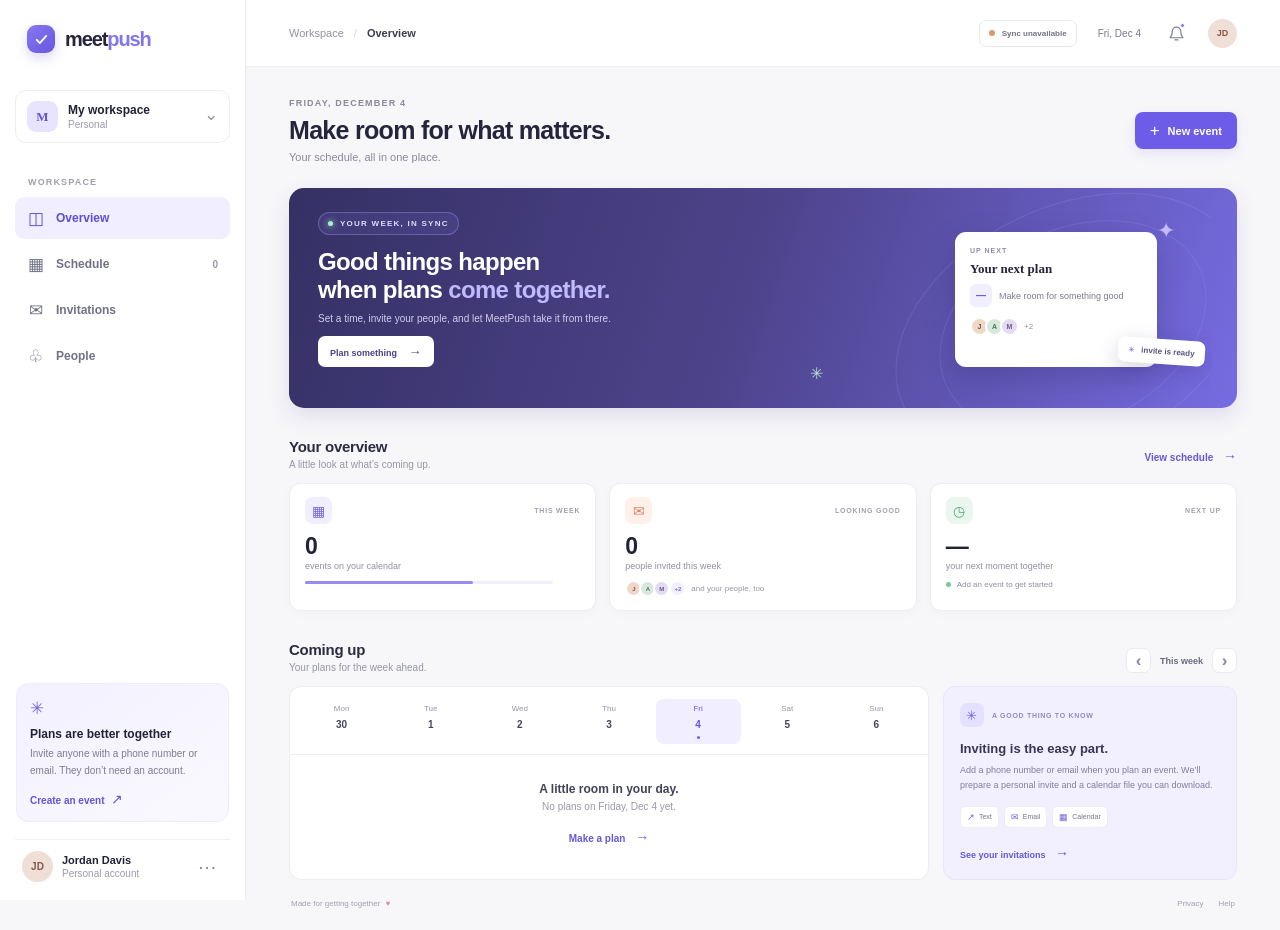
<file: index.html>
<!doctype html>
<html lang="en">
  <head>
    <meta charset="UTF-8" />
    <meta name="viewport" content="width=device-width, initial-scale=1.0" />
    <meta name="theme-color" content="#f7f7fb" />
    <meta name="description" content="Plan meetings and send calendar invitations by text or email." />
    <title>MeetPush — make plans happen</title>
    <link rel="stylesheet" href="styles.css" />
    <script src="config.js" defer></script>
    <script src="app.js" defer></script>
  </head>
  <body>
    <div class="app-shell">
      <aside class="sidebar" aria-label="Main navigation">
        <a class="brand" href="#overview" aria-label="MeetPush home">
          <span class="brand-mark" aria-hidden="true"><svg viewBox="0 0 32 32"><path d="M8 16.5 13.1 22 24 10" /></svg></span>
          <span>meet<span class="brand-light">push</span></span>
        </a>

        <div class="workspace-switcher">
          <span class="workspace-avatar">M</span>
          <span class="workspace-copy"><strong>My workspace</strong><small>Personal</small></span>
          <span class="chevron" aria-hidden="true">⌄</span>
        </div>

        <div class="nav-label">WORKSPACE</div>
        <nav class="nav-list">
          <button class="nav-item active" data-view="overview"><span class="nav-icon">◫</span>Overview</button>
          <button class="nav-item" data-view="schedule"><span class="nav-icon">▦</span>Schedule<span class="nav-count" id="schedule-count">0</span></button>
          <button class="nav-item" data-view="invitations"><span class="nav-icon">✉</span>Invitations</button>
          <button class="nav-item" data-view="people"><span class="nav-icon">♧</span>People</button>
        </nav>

        <div class="sidebar-bottom">
          <div class="tip-card">
            <span class="tip-sparkle">✳</span>
            <strong>Plans are better together</strong>
            <p>Invite anyone with a phone number or email. They don’t need an account.</p>
            <button class="tip-link" data-action="new-event">Create an event <span>↗</span></button>
          </div>
          <div class="profile-row">
            <span class="profile-avatar">JD</span>
            <span><strong>Jordan Davis</strong><small>Personal account</small></span>
            <button class="icon-button more-button" aria-label="Account menu">···</button>
          </div>
        </div>
      </aside>

      <main class="main-content">
        <header class="topbar">
          <div class="breadcrumb"><span>Workspace</span><span class="breadcrumb-slash">/</span><strong id="breadcrumb-current">Overview</strong></div>
          <div class="topbar-actions">
            <button class="sync-button" id="sync-button" data-action="auth-modal"><span class="sync-indicator"></span><span id="sync-label">Local mode · Sign in</span></button>
            <span class="today-label" id="today-label"></span>
            <button class="icon-button notification-button" aria-label="Notifications"><svg viewBox="0 0 24 24"><path d="M18 9a6 6 0 0 0-12 0c0 7-3 7-3 9h18c0-2-3-2-3-9M10 21h4"/></svg><i></i></button>
            <button class="avatar-mini" aria-label="Jordan Davis profile">JD</button>
          </div>
        </header>

        <div class="page-wrap">
          <section class="view-panel active" id="view-overview" aria-labelledby="page-heading">
            <div class="page-heading-row">
              <div><p class="eyebrow" id="greeting">MONDAY, OCTOBER 5</p><h1 id="page-heading">Make room for what matters.</h1><p class="page-subtitle">Your schedule, all in one place.</p></div>
              <button class="primary-button" data-action="new-event"><span class="plus">+</span> New event</button>
            </div>

            <section class="welcome-banner">
              <div class="welcome-copy"><div class="welcome-pill"><span class="live-dot"></span> YOUR WEEK, IN SYNC</div><h2>Good things happen<br />when plans <em>come together.</em></h2><p>Set a time, invite your people, and let MeetPush take it from there.</p><button class="banner-button" data-action="new-event">Plan something <span>→</span></button></div>
              <div class="banner-art" aria-hidden="true"><div class="art-orbit orbit-one"></div><div class="art-orbit orbit-two"></div><div class="art-card art-card-main"><span class="art-card-kicker">UP NEXT</span><span class="art-card-title" id="art-card-title">Your next plan</span><span class="art-card-time"><span class="art-calendar" id="art-date">—</span><span id="art-when">Make room for something good</span></span><span class="art-avatars"><b>J</b><b>A</b><b>M</b><small>+2</small></span></div><div class="art-note"><span>✳</span> invite is ready</div><div class="art-confetti confetti-a">✦</div><div class="art-confetti confetti-b">✳</div></div>
            </section>

            <div class="section-heading stats-heading"><div><h2>Your overview</h2><p>A little look at what’s coming up.</p></div><button class="text-button" data-view-link="schedule">View schedule <span>→</span></button></div>
            <div class="stats-grid">
              <article class="stat-card"><div class="stat-top"><span class="stat-icon violet">▦</span><span class="stat-trend">THIS WEEK</span></div><strong id="stat-events">0</strong><span class="stat-caption">events on your calendar</span><div class="stat-mini-bar"><i style="width:68%"></i></div></article>
              <article class="stat-card"><div class="stat-top"><span class="stat-icon peach">✉</span><span class="stat-trend">LOOKING GOOD</span></div><strong id="stat-invites">0</strong><span class="stat-caption">people invited this week</span><div class="mini-people"><b>J</b><b>A</b><b>M</b><b>+2</b><small>and your people, too</small></div></article>
              <article class="stat-card"><div class="stat-top"><span class="stat-icon mint">◷</span><span class="stat-trend">NEXT UP</span></div><strong id="stat-next">—</strong><span class="stat-caption" id="stat-next-caption">your next moment together</span><div class="stat-date-line"><span class="date-line-dot"></span><span id="stat-next-date">Add an event to get started</span></div></article>
            </div>

            <div class="section-heading agenda-heading"><div><h2>Coming up</h2><p id="agenda-caption">Your plans for the week ahead.</p></div><div class="week-controls"><button class="round-button" data-week="prev" aria-label="Previous week">‹</button><span id="week-label">This week</span><button class="round-button" data-week="next" aria-label="Next week">›</button></div></div>
            <div class="agenda-layout">
              <div class="agenda-main"><div class="week-strip" id="week-strip"></div><div class="agenda-list" id="agenda-list"></div></div>
              <aside class="side-panel">
                <div class="side-panel-top"><span class="side-panel-icon">✳</span><span class="side-panel-kicker">A GOOD THING TO KNOW</span></div><h3>Inviting is the easy part.</h3><p>Add a phone number or email when you plan an event. We’ll prepare a personal invite and a calendar file you can download.</p><div class="channel-pills"><span><b>↗</b> Text</span><span><b>✉</b> Email</span><span><b>▦</b> Calendar</span></div><button class="side-panel-link" data-view-link="invitations">See your invitations <span>→</span></button>
              </aside>
            </div>
            <footer class="app-footer"><span>Made for getting together <span class="footer-heart">♥</span></span><span><a href="privacy.html">Privacy</a><a href="https://github.com/Moses004/MeetPush/issues">Help</a></span></footer>
          </section>

          <section class="view-panel" id="view-schedule" aria-labelledby="schedule-heading">
            <div class="page-heading-row"><div><p class="eyebrow">MAKE TIME FOR GOOD THINGS</p><h1 id="schedule-heading">Your schedule</h1><p class="page-subtitle">Everything you’ve got coming up.</p></div><button class="primary-button" data-action="new-event"><span class="plus">+</span> New event</button></div>
            <div class="schedule-toolbar"><div class="week-controls"><button class="round-button" data-week="prev" aria-label="Previous week">‹</button><span id="schedule-week-label">This week</span><button class="round-button" data-week="next" aria-label="Next week">›</button></div><button class="subtle-button" data-week="today">Today</button></div>
            <div class="schedule-list" id="schedule-list"></div>
          </section>

          <section class="view-panel" id="view-invitations" aria-labelledby="invitations-heading">
            <div class="page-heading-row"><div><p class="eyebrow">THE MORE THE MERRIER</p><h1 id="invitations-heading">Invitations</h1><p class="page-subtitle">Every invite you’ve prepared, all together.</p></div><button class="primary-button" data-action="new-event"><span class="plus">+</span> New event</button></div>
            <div class="info-callout"><span>✳</span><p>When a delivery provider is configured, send from MeetPush. Until then, your text or email app opens with the invitation ready for you to send.</p></div>
            <div class="invitation-list" id="invitation-list"></div>
          </section>

          <section class="view-panel" id="view-people" aria-labelledby="people-heading">
            <div class="page-heading-row"><div><p class="eyebrow">YOUR FAVORITE PEOPLE</p><h1 id="people-heading">People</h1><p class="page-subtitle">Guests you’ve invited to get together.</p></div><button class="primary-button" data-action="add-person"><span class="plus">+</span> Add a person</button></div>
            <div class="people-toolbar"><div class="search-wrap"><span>⌕</span><input id="people-search" type="search" placeholder="Find someone" aria-label="Search people" /></div><span class="people-count" id="people-count"></span></div>
            <div class="people-grid" id="people-grid"></div>
          </section>
        </div>
      </main>
    </div>

    <div class="modal-backdrop" id="auth-modal" aria-hidden="true">
      <section class="modal-card auth-modal-card" role="dialog" aria-modal="true" aria-labelledby="auth-title">
        <header class="modal-header"><div><p class="eyebrow">YOUR SCHEDULE, IN SYNC</p><h2 id="auth-title">Sign in to MeetPush</h2><p id="auth-description">Save your events securely and access them on your other devices.</p></div><button class="icon-button modal-close" data-action="close-modal" aria-label="Close">×</button></header>
        <form id="auth-form">
          <label class="field-label" for="auth-email">Email address</label><input class="text-input" type="email" id="auth-email" autocomplete="email" required placeholder="you@example.com" />
          <label class="field-label" for="auth-password" id="auth-password-label">Password</label><input class="text-input" type="password" id="auth-password" autocomplete="current-password" minlength="8" required placeholder="At least 8 characters" />
          <label class="field-label hidden" for="auth-password-confirm" id="auth-confirm-label">Confirm password</label><input class="text-input hidden" type="password" id="auth-password-confirm" autocomplete="new-password" minlength="8" placeholder="Enter your password again" />
          <button type="button" class="auth-text-button" id="auth-reset-link">Forgot password?</button>
          <div class="form-error" id="auth-error" role="alert"></div>
          <p class="auth-status" id="auth-status" role="status" aria-live="polite"></p>
          <p class="field-hint" id="auth-hint">Use your email and password to keep your schedule in sync on every device.</p>
          <div class="auth-switch-row" id="auth-switch-row"><span>New to MeetPush?</span><button type="button" class="auth-text-button" id="auth-mode-switch" data-next-mode="signup">Create an account</button></div>
          <div class="modal-footer auth-actions"><button type="submit" class="primary-button" id="auth-submit">Sign in</button><button type="button" class="subtle-button hidden" id="auth-signout" data-action="signout">Sign out</button></div>
        </form>
      </section>
    </div>

    <div class="modal-backdrop" id="event-modal" aria-hidden="true">
      <section class="modal-card" role="dialog" aria-modal="true" aria-labelledby="modal-title">
        <header class="modal-header"><div><p class="eyebrow">MAKE A PLAN</p><h2 id="modal-title">Create an event</h2><p>Put it on the calendar and bring your people along.</p></div><button class="icon-button modal-close" data-action="close-modal" aria-label="Close">×</button></header>
        <form id="event-form">
          <label class="field-label" for="event-title">What are we getting together for?</label><input class="text-input" id="event-title" name="title" placeholder="e.g. Team catch-up" required maxlength="90" />
          <div class="form-row"><div><label class="field-label" for="event-date">Date</label><input class="text-input" type="date" id="event-date" name="date" required /></div><div><label class="field-label" for="event-time">Start time</label><input class="text-input" type="time" id="event-time" name="time" required /></div></div>
          <div class="form-row"><div><label class="field-label" for="event-duration">How long?</label><select class="text-input" id="event-duration" name="duration"><option value="30">30 minutes</option><option value="45">45 minutes</option><option value="60" selected>1 hour</option><option value="90">1 hour 30 minutes</option><option value="120">2 hours</option></select></div><div><label class="field-label" for="event-kind">What kind?</label><select class="text-input" id="event-kind" name="kind"><option value="Meeting">Meeting</option><option value="Appointment">Appointment</option><option value="Event">Event</option><option value="Coffee">Coffee</option></select></div></div>
          <label class="field-label" for="event-location">Where? <span class="optional">OPTIONAL</span></label><input class="text-input" id="event-location" name="location" placeholder="Add a place or video link" maxlength="160" />
          <label class="field-label invite-label" for="event-guests">Who should be there? <span class="optional">PHONE OR EMAIL</span></label><textarea class="text-input guest-input" id="event-guests" name="guests" placeholder="Add a phone number or email address, separated by commas" rows="3"></textarea><p class="field-hint">Invite people who expect to hear from you. Review and send each invitation by text or email.</p>
          <div class="form-error" id="form-error" role="alert"></div>
          <div class="modal-footer"><button type="button" class="subtle-button" data-action="close-modal">Cancel</button><button type="submit" class="primary-button"><span class="plus">+</span> Create &amp; invite</button></div>
        </form>
      </section>
    </div>

    <div class="modal-backdrop" id="person-modal" aria-hidden="true">
      <section class="modal-card person-modal-card" role="dialog" aria-modal="true" aria-labelledby="person-modal-title">
        <header class="modal-header"><div><p class="eyebrow">GROW YOUR CIRCLE</p><h2 id="person-modal-title">Add a person</h2><p>Keep their details handy for your next plan.</p></div><button class="icon-button modal-close" data-action="close-modal" aria-label="Close">×</button></header>
        <form id="person-form"><label class="field-label" for="person-name">Name</label><input class="text-input" id="person-name" name="name" placeholder="Alex Morgan" required maxlength="80" /><label class="field-label" for="person-contact">Phone number or email</label><input class="text-input" id="person-contact" name="contact" placeholder="alex@example.com or +1 555 010 1234" required /><div class="form-error" id="person-error" role="alert"></div><div class="modal-footer"><button type="button" class="subtle-button" data-action="close-modal">Cancel</button><button type="submit" class="primary-button">Add person</button></div></form>
      </section>
    </div>

    <div class="toast" id="toast" role="status" aria-live="polite"></div>
  </body>
</html>
</file>
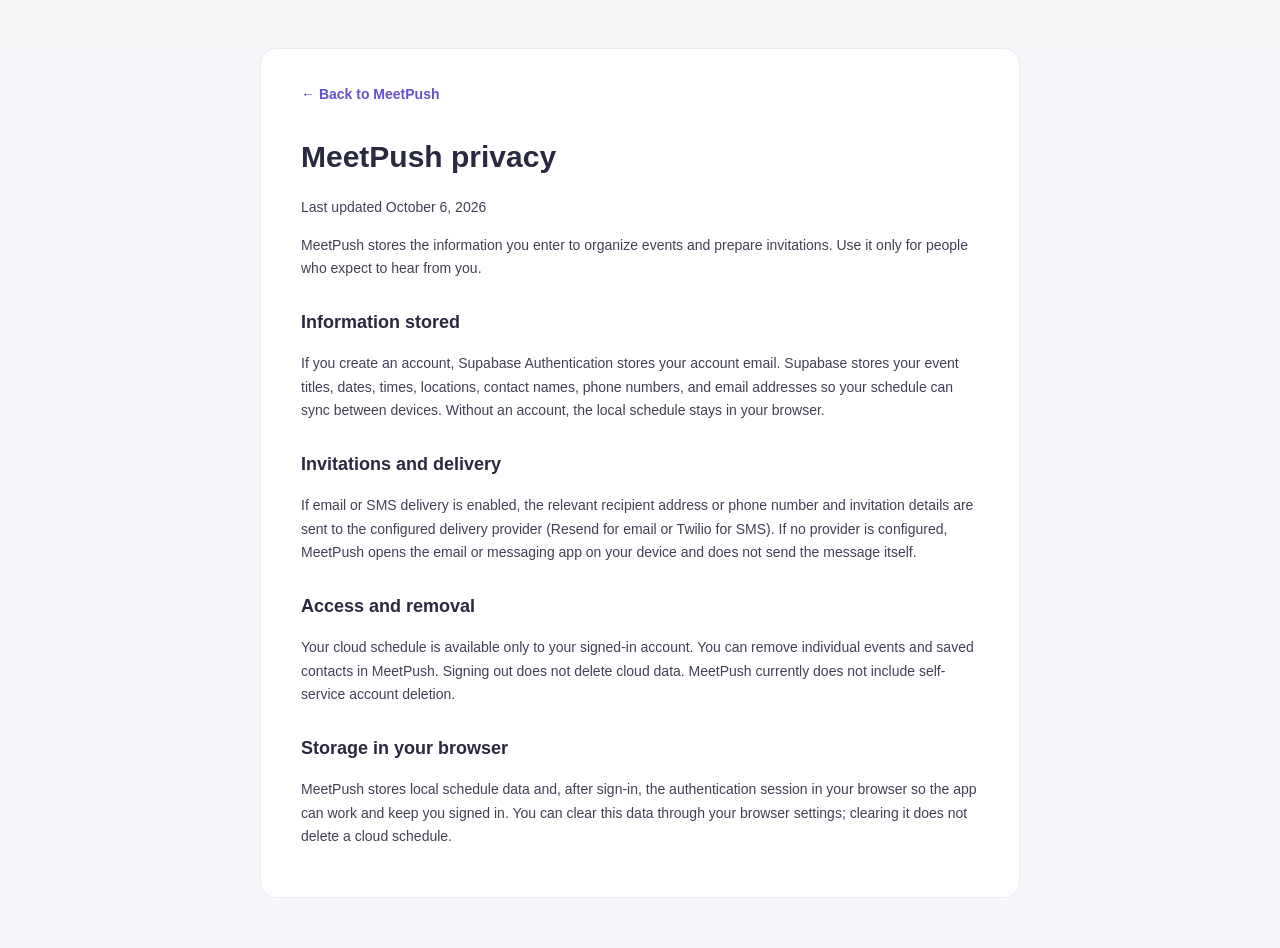
<file: privacy.html>
<!doctype html>
<html lang="en">
  <head>
    <meta charset="UTF-8" />
    <meta name="viewport" content="width=device-width, initial-scale=1.0" />
    <meta name="theme-color" content="#f7f7fb" />
    <title>Privacy · MeetPush</title>
    <link rel="stylesheet" href="styles.css" />
    <style>
      body{min-height:100vh;background:#f7f7fb;color:#414156;font:14px/1.7 Arial,sans-serif}.privacy-page{width:min(760px,calc(100% - 36px));margin:48px auto;background:#fff;border:1px solid #ececf1;border-radius:16px;padding:34px 40px}.privacy-page h1,.privacy-page h2{font-family:Arial,sans-serif;color:#29293f}.privacy-page h1{font-size:30px;margin:0 0 8px}.privacy-page h2{font-size:18px;margin:26px 0 7px}.privacy-page p,.privacy-page li{font-size:14px}.privacy-page .back{display:inline-block;margin-bottom:24px;color:#6253d2;text-decoration:none;font-weight:700}@media(max-width:600px){.privacy-page{margin:18px auto;padding:24px 20px}.privacy-page h1{font-size:25px}}
    </style>
  </head>
  <body>
    <main class="privacy-page">
      <a class="back" href="index.html">← Back to MeetPush</a>
      <h1>MeetPush privacy</h1>
      <p>Last updated October 6, 2026</p>
      <p>MeetPush stores the information you enter to organize events and prepare invitations. Use it only for people who expect to hear from you.</p>
      <h2>Information stored</h2>
      <p>If you create an account, Supabase Authentication stores your account email. Supabase stores your event titles, dates, times, locations, contact names, phone numbers, and email addresses so your schedule can sync between devices. Without an account, the local schedule stays in your browser.</p>
      <h2>Invitations and delivery</h2>
      <p>If email or SMS delivery is enabled, the relevant recipient address or phone number and invitation details are sent to the configured delivery provider (Resend for email or Twilio for SMS). If no provider is configured, MeetPush opens the email or messaging app on your device and does not send the message itself.</p>
      <h2>Access and removal</h2>
      <p>Your cloud schedule is available only to your signed-in account. You can remove individual events and saved contacts in MeetPush. Signing out does not delete cloud data. MeetPush currently does not include self-service account deletion.</p>
      <h2>Storage in your browser</h2>
      <p>MeetPush stores local schedule data and, after sign-in, the authentication session in your browser so the app can work and keep you signed in. You can clear this data through your browser settings; clearing it does not delete a cloud schedule.</p>
    </main>
  </body>
</html>
</file>
<file: styles.css>
:root{font-family:Inter,"Segoe UI",Arial,sans-serif;color:#212238;background:#f7f7fa;font-synthesis:none;text-rendering:optimizeLegibility;--ink:#222239;--muted:#85869a;--line:#ebebf0;--purple:#6d5ce8;--purple-dark:#5745d2;--purple-pale:#f1efff;--sidebar:#fff;--surface:#fff;--green:#4d9f79}
*{box-sizing:border-box}
body{margin:0;min-width:320px;background:#f7f7fa}
button,input,select,textarea{font:inherit}
button{cursor:pointer}
button:focus-visible,a:focus-visible,input:focus-visible,select:focus-visible,textarea:focus-visible{outline:3px solid #c4bcff;outline-offset:2px}
a{color:inherit;text-decoration:none}
.app-shell{min-height:100vh}
.sidebar{width:246px;background:var(--sidebar);border-right:1px solid #ececf1;position:fixed;inset:0 auto 0 0;display:flex;flex-direction:column;padding:25px 15px 15px;z-index:5}
.brand{display:flex;align-items:center;gap:10px;padding:0 12px;margin-bottom:37px;color:#26243a;font:800 20px Manrope,sans-serif;letter-spacing:-1.1px}
.brand-light{color:#8276eb;font-weight:600}
.brand-mark{width:28px;height:28px;border-radius:9px;background:linear-gradient(140deg,#8878f2,#6956df);display:grid;place-items:center;box-shadow:0 5px 12px #7769e940}
.brand-mark svg{width:19px;fill:none;stroke:#fff;stroke-width:3;stroke-linecap:round;stroke-linejoin:round}
.workspace-switcher{display:flex;align-items:center;gap:10px;padding:10px 11px;margin:0 0 34px;border:1px solid #eeeef2;border-radius:11px;background:#fff}
.workspace-avatar{width:31px;height:31px;display:grid;place-items:center;background:#e8e4ff;color:#6352db;font:700 13px Manrope;border-radius:9px}
.workspace-copy{display:flex;flex-direction:column;gap:2px;min-width:0;flex:1}.workspace-copy strong{font-size:12px;font-weight:700}.workspace-copy small,.profile-row small{font-size:10px;color:#9b9bab}.chevron{color:#9999ab;font-size:17px;margin-top:-5px}
.nav-label{padding:0 13px;margin:0 0 10px;color:#a0a0ae;font-size:9px;font-weight:700;letter-spacing:1.15px}
.nav-list{display:grid;gap:4px}.nav-item{position:relative;height:42px;border:0;border-radius:9px;text-align:left;padding:0 12px;background:transparent;color:#707184;font-size:12px;font-weight:600;display:flex;align-items:center;gap:12px;transition:.15s}.nav-item:hover{background:#f7f6ff;color:#5042bf}.nav-item.active{background:#f1efff;color:#5d4ed7;font-weight:700}.nav-icon{width:17px;text-align:center;font-size:17px;font-weight:400}.nav-count{font-size:10px;color:#9998a9;margin-left:auto}
.sidebar-bottom{margin-top:auto}.tip-card{border-radius:12px;padding:14px 13px 13px;background:linear-gradient(145deg,#f3f1ff 0%,#faf8ff 100%);border:1px solid #eeebff;margin:0 1px 17px}.tip-sparkle{color:#7566e5;font-size:17px}.tip-card strong{display:block;margin:8px 0 5px;font:700 12px Manrope,sans-serif}.tip-card p{margin:0;color:#7e7d91;font-size:10px;line-height:1.65}.tip-link{border:0;padding:0;background:none;color:#6453db;font-size:10px;font-weight:700;margin-top:12px}.tip-link span{font-size:14px;margin-left:4px}.profile-row{display:flex;align-items:center;gap:9px;padding:11px 7px 3px;border-top:1px solid #efeff3}.profile-avatar,.avatar-mini{width:31px;height:31px;border-radius:50%;display:grid;place-items:center;background:#f0dfd6;color:#835a49;font-size:10px;font-weight:700}.profile-row>span:nth-child(2){display:grid;gap:2px;flex:1}.profile-row strong{font-size:11px}.icon-button{border:0;background:transparent;color:#85869a;display:grid;place-items:center}.more-button{font-size:19px;letter-spacing:1px}
.main-content{margin-left:246px;min-height:100vh}.topbar{height:67px;border-bottom:1px solid #ececf1;background:#fff;display:flex;align-items:center;justify-content:space-between;padding:0 43px}.breadcrumb{font-size:11px;color:#9393a2;display:flex;gap:10px;align-items:center}.breadcrumb strong{color:#3c3c52;font-weight:600}.breadcrumb-slash{color:#d0d0d9}.topbar-actions{display:flex;align-items:center;gap:21px}.today-label{font-size:10px;color:#77788c}.notification-button{position:relative;width:25px;height:25px}.notification-button svg{width:17px;fill:none;stroke:#7f8092;stroke-width:1.7;stroke-linecap:round;stroke-linejoin:round}.notification-button i{position:absolute;right:2px;top:2px;width:5px;height:5px;border-radius:50%;background:#8b7bf1;border:1px solid #fff}.avatar-mini{border:0;width:29px;height:29px;font-size:9px}
.page-wrap{max-width:1270px;padding:31px 43px 22px;margin:0 auto}.view-panel{display:none;animation:fadein .18s ease}.view-panel.active{display:block}@keyframes fadein{from{opacity:.55;transform:translateY(3px)}to{opacity:1;transform:translateY(0)}}
.page-heading-row{display:flex;justify-content:space-between;align-items:center;gap:20px;margin-bottom:25px}.eyebrow{color:#89899b;font-size:9px;letter-spacing:1.2px;font-weight:700;margin:0 0 8px}.page-heading-row h1{font:700 25px Manrope,sans-serif;letter-spacing:-.7px;margin:0;color:#24243c}.page-subtitle{margin:6px 0 0;color:#89899b;font-size:11px}.primary-button{height:37px;padding:0 15px;border:0;border-radius:8px;background:#6d5ce8;color:white;display:inline-flex;align-items:center;justify-content:center;gap:8px;font-size:11px;font-weight:700;box-shadow:0 4px 11px #6d5ce825;transition:background .15s,transform .15s}.primary-button:hover{background:#5c4bd8;transform:translateY(-1px)}.plus{font-size:17px;line-height:0;font-weight:400}
.welcome-banner{height:220px;border-radius:15px;overflow:hidden;position:relative;color:white;background:linear-gradient(109deg,#353064 0%,#4d438b 48%,#766ce2 100%);display:flex;margin-bottom:30px;box-shadow:0 9px 22px #413a7620}.welcome-copy{position:relative;z-index:2;padding:24px 29px;width:60%}.welcome-pill{display:inline-flex;align-items:center;gap:7px;font-size:8px;font-weight:700;letter-spacing:1.25px;color:#dedbff;border:1px solid #b1a8ff50;background:#8b80ea20;padding:6px 9px;border-radius:20px}.live-dot{width:5px;height:5px;border-radius:50%;background:#a6f0ca;box-shadow:0 0 6px #9cf3c6}.welcome-copy h2{font:700 24px/1.18 Manrope,sans-serif;letter-spacing:-.65px;margin:13px 0 8px}.welcome-copy h2 em{font-style:normal;color:#c1baff}.welcome-copy p{font-size:10px;color:#d0cdec;margin:0 0 12px}.banner-button{border:0;background:#fff;color:#4b4288;border-radius:7px;padding:8px 12px;font-size:9px;font-weight:700}.banner-button span{font-size:13px;margin-left:9px}.banner-art{position:absolute;right:26px;top:0;width:46%;height:100%;overflow:hidden}.art-orbit{position:absolute;border:1px solid #b2a9ff2d;border-radius:50%;transform:rotate(-25deg)}.orbit-one{width:370px;height:245px;right:-45px;top:18px}.orbit-two{width:280px;height:196px;right:-2px;top:41px}.art-card{position:absolute;background:#fff;color:#25243c;border:1px solid #ffffffaa;box-shadow:0 12px 30px #29225c40}.art-card-main{width:202px;height:135px;top:44px;right:54px;border-radius:11px;padding:14px 14px}.art-card-kicker{display:block;color:#918ba9;font-size:7px;font-weight:700;letter-spacing:1px}.art-card-title{display:block;font:700 13px Manrope;margin:7px 0}.art-card-time{display:flex;align-items:center;gap:7px;font-size:9px;color:#7b7b8d}.art-calendar{display:grid;place-items:center;background:#f0eeff;color:#6658db;font-weight:700;width:22px;height:23px;border-radius:6px;font-size:10px}.art-avatars{display:flex;align-items:center;margin-top:10px}.art-avatars b,.mini-people b{width:19px;height:19px;border-radius:50%;display:grid;place-items:center;margin-right:-4px;border:2px solid white;color:#765242;background:#f0d8c8;font-size:7px}.art-avatars b:nth-child(2),.mini-people b:nth-child(2){background:#d8e8dd;color:#49745a}.art-avatars b:nth-child(3),.mini-people b:nth-child(3){background:#e3daf3;color:#6e5782}.art-avatars small{padding-left:9px;color:#9190a1;font-size:8px}.art-note{position:absolute;right:6px;top:151px;background:#ffffff;color:#58527d;border-radius:7px;padding:8px 10px;box-shadow:0 6px 20px #29225c30;font-size:8px;font-weight:700;transform:rotate(4deg)}.art-note span{color:#6d5ce8;margin-right:4px}.art-confetti{position:absolute;color:#c2bafa}.confetti-a{font-size:22px;top:30px;right:36px}.confetti-b{font-size:16px;bottom:25px;left:35px;color:#b3e2d0}
.section-heading{display:flex;justify-content:space-between;align-items:flex-end}.section-heading h2{font:700 15px Manrope,sans-serif;letter-spacing:-.25px;margin:0;color:#2b2b41}.section-heading p{font-size:10px;color:#9797a5;margin:4px 0 0}.text-button,.side-panel-link{border:0;background:transparent;color:#6658d9;font-size:10px;font-weight:700;padding:6px 0}.text-button span,.side-panel-link span{font-size:14px;margin-left:7px}.stats-heading{margin-bottom:13px}.stats-grid{display:grid;grid-template-columns:repeat(3,minmax(0,1fr));gap:13px;margin-bottom:30px}.stat-card{min-height:124px;padding:13px 15px;background:#fff;border:1px solid #ececf1;border-radius:11px;box-shadow:0 3px 12px #27223b06;position:relative;overflow:hidden}.stat-top{display:flex;justify-content:space-between;align-items:center}.stat-icon{width:27px;height:27px;border-radius:8px;display:grid;place-items:center;font-size:14px}.stat-icon.violet{background:#f0eeff;color:#7466e0}.stat-icon.peach{background:#fff0e9;color:#d68462}.stat-icon.mint{background:#eaf7ef;color:#59a17d}.stat-trend{font-size:7px;letter-spacing:.8px;color:#a0a0ae;font-weight:700}.stat-card>strong{display:block;font:700 23px Manrope,sans-serif;letter-spacing:-.5px;margin-top:9px}.stat-caption{font-size:9px;color:#9091a1;display:block;margin-top:1px}.stat-mini-bar{height:3px;background:#f0eff7;border-radius:3px;margin-top:10px;width:90%}.stat-mini-bar i{height:100%;border-radius:3px;background:#988bf1;display:block}.mini-people{display:flex;align-items:center;margin-top:9px}.mini-people b{width:17px;height:17px;font-size:6px;margin-right:-3px}.mini-people b:nth-child(4){background:#f0eeff;color:#786be1;margin-left:2px}.mini-people small{font-size:8px;color:#9898a7;margin-left:8px}.stat-date-line{display:flex;align-items:center;gap:6px;color:#8e8e9e;font-size:8px;margin-top:9px}.date-line-dot{width:5px;height:5px;border-radius:50%;background:#80c5a0}
.agenda-heading{margin-bottom:13px}.week-controls{display:flex;align-items:center;gap:9px;font-size:9px;font-weight:700;color:#69697c}.round-button{border:1px solid #eaeaf0;background:#fff;width:25px;height:25px;display:grid;place-items:center;color:#88889a;border-radius:7px;font-size:17px;line-height:1}.round-button:hover,.subtle-button:hover{background:#f5f4ff;border-color:#dad5ff;color:#6252dd}.agenda-layout{display:grid;grid-template-columns:minmax(0,1.85fr) minmax(205px,.85fr);gap:14px}.agenda-main,.side-panel,.schedule-list,.invitation-list,.people-grid{min-width:0}.agenda-main{background:#fff;border:1px solid #ececf1;border-radius:12px;overflow:hidden}.week-strip{display:grid;grid-template-columns:repeat(7,1fr);border-bottom:1px solid #eeeef2;padding:12px 9px 10px;gap:4px}.day-chip{border:0;background:transparent;border-radius:8px;display:flex;flex-direction:column;align-items:center;gap:6px;padding:5px 0;color:#9696a7;font-size:8px}.day-chip strong{font-size:10px;color:#46465b}.day-chip.selected{background:#f1efff;color:#6958df}.day-chip.selected strong{color:#6353dc}.day-chip .day-dot{width:3px;height:3px;border-radius:50%;background:transparent}.day-chip.has-event .day-dot{background:#9a8cf0}.day-chip.selected .day-dot{background:#7464e4}.agenda-list{padding:0 15px}.agenda-empty,.empty-state{padding:27px 12px;text-align:center;color:#9999a9;font-size:10px}.agenda-empty strong,.empty-state strong{display:block;color:#424258;font:700 12px Manrope,sans-serif;margin-bottom:5px}.agenda-empty button{margin-top:11px}
.event-row{display:grid;grid-template-columns:55px 3px minmax(0,1fr) auto;gap:12px;align-items:stretch;padding:13px 0;border-bottom:1px solid #f0f0f4}.event-row:last-child{border-bottom:0}.event-time{text-align:right;color:#77778d;font-size:9px;padding-top:3px;white-space:nowrap}.event-time strong{display:block;color:#46465b;font-size:10px;margin-bottom:3px}.event-accent{border-radius:4px;background:#796ae5}.event-accent.peach{background:#e3a185}.event-accent.mint{background:#78b393}.event-accent.blue{background:#75a9cd}.event-detail{min-width:0}.event-title-line{display:flex;align-items:center;gap:7px}.event-detail h3{margin:0;color:#2d2d43;font:700 11px Manrope,sans-serif;overflow:hidden;text-overflow:ellipsis;white-space:nowrap}.kind-tag{color:#85859a;background:#f6f6f8;border-radius:4px;padding:3px 5px;font-size:7px}.event-meta{display:flex;align-items:center;gap:10px;margin-top:5px;color:#9999a8;font-size:8px;white-space:nowrap;overflow:hidden;text-overflow:ellipsis}.event-meta span{overflow:hidden;text-overflow:ellipsis}.event-guest-stack{display:flex;align-items:center;min-width:40px;padding-left:5px}.event-guest-stack i{font-style:normal;width:18px;height:18px;border-radius:50%;display:grid;place-items:center;background:#eeeafb;color:#7465d5;border:2px solid #fff;margin-left:-5px;font-size:6px;font-weight:700}.event-guest-stack i:nth-child(2n){background:#fbe9df;color:#bd7659}.event-guest-stack i:nth-child(3n){background:#e2f1e8;color:#578467}
.side-panel{background:#f2f0ff;border:1px solid #e8e5ff;border-radius:12px;padding:16px 16px 14px;align-self:stretch}.side-panel-top{display:flex;align-items:center;gap:8px}.side-panel-icon{width:24px;height:24px;border-radius:7px;background:#e4e0ff;display:grid;place-items:center;color:#7566df;font-size:13px}.side-panel-kicker{font-size:7px;font-weight:700;letter-spacing:.7px;color:#9289c7}.side-panel h3{font:700 13px Manrope,sans-serif;margin:14px 0 7px;color:#393554}.side-panel p{color:#817d9b;font-size:9px;line-height:1.65;margin:0}.channel-pills{display:flex;gap:5px;margin:13px 0}.channel-pills span{display:flex;align-items:center;gap:4px;background:#fff;color:#77748e;padding:5px 6px;border:1px solid #eeecf7;border-radius:5px;font-size:7px}.channel-pills b{color:#7364dd;font-size:9px}.side-panel-link{font-size:9px;padding:4px 0}
.app-footer{display:flex;justify-content:space-between;color:#a1a1af;font-size:8px;padding:19px 2px 0}.footer-heart{color:#dc8d9b;margin-left:3px}.app-footer>span:last-child{display:flex;gap:15px}.app-footer a:hover{color:#6b5cdf}
.schedule-toolbar{display:flex;align-items:center;justify-content:space-between;padding:11px 13px;background:#fff;border:1px solid #ececf1;border-radius:10px;margin:0 0 13px}.subtle-button{height:29px;padding:0 11px;border:1px solid #e9e9ef;border-radius:7px;background:#fff;color:#747488;font-size:9px;font-weight:600}.schedule-list{display:grid;gap:9px}.schedule-day{background:#fff;border:1px solid #ececf1;border-radius:11px;overflow:hidden}.schedule-day-header{padding:11px 15px;border-bottom:1px solid #f0f0f4;display:flex;align-items:center;gap:8px}.schedule-day-header strong{font:700 10px Manrope,sans-serif;color:#343449}.schedule-day-header span{font-size:8px;color:#9999a8}.schedule-day-header .today-tag{margin-left:auto;padding:4px 6px;border-radius:4px;background:#f1efff;color:#6c5dde;font-size:7px;font-weight:700}.schedule-day .agenda-list{padding:0 15px}.schedule-day .event-row:last-child{border-bottom:0}.empty-state{padding:53px 15px;background:#fff;border:1px solid #ececf1;border-radius:11px}.empty-state p{margin:6px auto 14px;max-width:285px;line-height:1.55}
.info-callout{display:flex;align-items:center;gap:10px;padding:11px 13px;border:1px solid #ebe8ff;border-radius:9px;background:#f7f6ff;margin:2px 0 15px}.info-callout>span{color:#7566e4;font-size:15px}.info-callout p{margin:0;color:#77748d;font-size:9px;line-height:1.5}.invitation-list{display:grid;gap:10px}.invitation-card{background:#fff;border:1px solid #ececf1;border-radius:11px;padding:15px}.invitation-event-head{display:flex;align-items:flex-start;justify-content:space-between;gap:12px}.invitation-event-name{font:700 12px Manrope,sans-serif;color:#33334a;margin:0 0 5px}.invitation-event-meta{color:#9191a2;font-size:8px}.invitation-actions{display:flex;gap:6px}.small-action{border:1px solid #e9e9f0;background:#fff;color:#6c6c80;border-radius:6px;padding:6px 8px;font-size:8px;font-weight:600;white-space:nowrap}.small-action:hover{background:#f6f4ff;color:#5f50d5;border-color:#dedaff}.guest-list{display:grid;gap:7px;margin-top:12px;padding-top:11px;border-top:1px solid #f0f0f3}.guest-line{display:flex;align-items:center;gap:8px;min-width:0}.guest-avatar{flex:none;width:24px;height:24px;border-radius:50%;background:#eeeafb;color:#6e5eda;display:grid;place-items:center;font-size:8px;font-weight:700}.guest-data{min-width:0;flex:1}.guest-data strong,.guest-data small{display:block;overflow:hidden;text-overflow:ellipsis;white-space:nowrap}.guest-data strong{font-size:9px;color:#4b4b60}.guest-data small{font-size:8px;color:#9a9aa9;margin-top:2px}.channel-badge{color:#828293;background:#f6f6f8;border-radius:4px;font-size:7px;padding:4px 5px}.guest-actions{display:flex;gap:5px}.guest-actions button{border:0;background:#f5f3ff;color:#6253d2;border-radius:5px;padding:5px 7px;font-size:7px;font-weight:700}.guest-actions button:hover{background:#e9e5ff}.no-guest{font-size:8px;color:#9999a9}
.people-toolbar{display:flex;align-items:center;justify-content:space-between;margin-bottom:12px}.search-wrap{width:260px;height:34px;border:1px solid #e9e9ef;border-radius:8px;display:flex;align-items:center;gap:7px;background:#fff;padding:0 10px;color:#8b8b9c}.search-wrap span{font-size:18px}.search-wrap input{border:0;outline:0!important;box-shadow:none!important;min-width:0;flex:1;color:#44445a;font-size:9px}.people-count{color:#9999a9;font-size:9px}.people-grid{display:grid;grid-template-columns:repeat(3,minmax(0,1fr));gap:10px}.person-card{display:flex;align-items:center;gap:10px;background:#fff;border:1px solid #ececf1;border-radius:10px;padding:12px;min-width:0}.person-card .guest-avatar{width:31px;height:31px;font-size:10px}.person-info{min-width:0;flex:1}.person-info strong,.person-info small{display:block;overflow:hidden;text-overflow:ellipsis;white-space:nowrap}.person-info strong{font-size:10px;color:#424258}.person-info small{font-size:8px;color:#9696a6;margin-top:4px}.person-card .small-action{padding:5px 7px}
.modal-backdrop{display:none;position:fixed;inset:0;background:#26233b73;z-index:20;align-items:center;justify-content:center;padding:18px;backdrop-filter:blur(3px)}.modal-backdrop.open{display:flex;animation:fadein .16s ease}.modal-card{width:min(100%,500px);max-height:calc(100vh - 36px);overflow:auto;background:#fff;border-radius:15px;box-shadow:0 25px 80px #22203640;padding:23px 25px 19px}.modal-header{display:flex;justify-content:space-between;align-items:flex-start;margin-bottom:19px}.modal-header h2{font:700 19px Manrope,sans-serif;letter-spacing:-.5px;color:#29293f;margin:0}.modal-header p:not(.eyebrow){color:#9292a2;font-size:9px;margin:5px 0 0}.modal-close{width:27px;height:27px;border-radius:7px;background:#f5f5f8;color:#77778a;font-size:19px}.field-label{display:block;color:#525267;font-size:9px;font-weight:700;margin:13px 0 6px}.optional{color:#a0a0ad;font-size:7px;letter-spacing:.6px;font-weight:600;margin-left:5px}.text-input{width:100%;height:36px;padding:0 10px;background:#fff;border:1px solid #e4e4eb;border-radius:7px;color:#414156;font-size:9px;transition:border .15s}.text-input::placeholder{color:#b0b0bc}.text-input:focus{border-color:#9286f1;outline:0;box-shadow:0 0 0 3px #6d5ce815}.form-row{display:grid;grid-template-columns:1fr 1fr;gap:12px}.guest-input{height:71px;resize:vertical;padding:9px 10px;line-height:1.5}.field-hint{color:#9a9aa8;font-size:8px;line-height:1.5;margin:6px 0 0}.modal-footer{display:flex;justify-content:flex-end;align-items:center;gap:8px;border-top:1px solid #efeff3;padding-top:13px;margin-top:16px}.modal-footer .primary-button{height:34px}.modal-footer .subtle-button{height:34px;padding:0 13px}.form-error{min-height:0;color:#be4f57;font-size:8px;margin-top:8px}.form-error:not(:empty){min-height:13px}.person-modal-card{max-width:400px}.person-modal-card .field-label{margin-top:14px}
.toast{position:fixed;z-index:40;bottom:22px;left:50%;transform:translate(-50%,15px);padding:10px 14px;background:#2e2c45;color:white;border-radius:8px;box-shadow:0 8px 25px #25213a35;font-size:9px;opacity:0;pointer-events:none;transition:.2s}.toast.show{opacity:1;transform:translate(-50%,0)}
.hidden{display:none!important}.sync-button{height:27px;display:flex;align-items:center;gap:7px;border:1px solid #e9e8f0;border-radius:7px;padding:0 9px;background:#fff;color:#717185;font-size:8px;font-weight:600}.sync-button:hover{border-color:#d9d4ff;color:#5d4ed7;background:#faf9ff}.sync-indicator{width:6px;height:6px;border-radius:50%;background:#b8b8c5}.sync-button.connected .sync-indicator{background:#5eb889;box-shadow:0 0 0 3px #e4f5eb}.sync-button.unavailable .sync-indicator{background:#db9970}.auth-modal-card{max-width:420px}.auth-actions{flex-wrap:wrap}.auth-actions .subtle-button{height:34px}
@media(max-width:1120px){.sidebar{width:220px}.main-content{margin-left:220px}.topbar{padding:0 30px}.page-wrap{padding:28px 30px 20px}.welcome-copy{width:65%}.banner-art{right:0;width:43%}.art-card-main{right:30px}.art-note{right:-3px}.people-grid{grid-template-columns:repeat(2,minmax(0,1fr))}}
@media(max-width:850px){.sidebar{width:67px;padding:20px 9px 12px;align-items:center}.brand{padding:0;margin-bottom:35px;font-size:0;gap:0}.brand-mark{width:34px;height:34px}.workspace-switcher{width:44px;padding:6px;justify-content:center;border:0;background:#f8f7ff;margin-bottom:29px}.workspace-copy,.workspace-switcher .chevron,.nav-label,.nav-item:not(.active) .nav-count,.tip-card,.profile-row>span:nth-child(2),.more-button{display:none}.nav-list{width:100%}.nav-item{width:48px;height:44px;justify-content:center;padding:0;font-size:0;gap:0}.nav-icon{font-size:18px}.nav-count{display:none}.profile-row{border-top:0;padding:10px 0 3px}.main-content{margin-left:67px}.page-wrap{padding:26px 24px 20px}.topbar{padding:0 24px}.agenda-layout{grid-template-columns:minmax(0,1fr) 200px}.welcome-banner{height:207px}.welcome-copy{padding:22px 23px;width:68%}.welcome-copy h2{font-size:22px}.banner-art{width:41%;right:-15px}.art-card-main{right:20px;transform:scale(.9);transform-origin:right center}.art-note{right:0}.people-grid{grid-template-columns:repeat(2,minmax(0,1fr))}}
@media(max-width:650px){.sidebar{width:auto;height:59px;inset:auto 0 0;flex-direction:row;padding:0 9px;border-right:0;border-top:1px solid #eaeaf0;justify-content:center;background:#fff}.brand,.workspace-switcher,.nav-label,.sidebar-bottom{display:none}.nav-list{display:flex;justify-content:space-around;gap:3px;max-width:520px}.nav-item{width:65px;height:51px;display:flex;flex-direction:column;gap:1px;font-size:7px;padding:4px 0}.nav-icon{font-size:16px;line-height:20px}.nav-item.active{background:transparent;color:#6655dc}.nav-item.active:after{content:"";position:absolute;width:20px;height:2px;background:#7565e3;top:0;border-radius:0 0 3px 3px}.main-content{margin-left:0;padding-bottom:59px}.topbar{height:54px;padding:0 17px}.today-label{display:none}.topbar-actions{gap:14px}.page-wrap{padding:23px 16px 19px}.page-heading-row{align-items:flex-start;margin-bottom:20px}.page-heading-row h1{font-size:21px}.page-subtitle{font-size:10px}.page-heading-row>.primary-button{height:34px;padding:0 10px;font-size:9px;white-space:nowrap}.welcome-banner{height:236px;margin-bottom:24px}.welcome-copy{width:100%;padding:19px 19px}.welcome-copy h2{font-size:22px}.welcome-copy p{max-width:235px;font-size:9px}.banner-art{right:-21px;width:55%;height:110px;top:auto;bottom:0;opacity:.95}.art-card-main{width:176px;height:111px;top:4px;right:22px;padding:11px;transform:scale(.83);transform-origin:right top}.art-card-title{font-size:11px;margin:5px 0}.art-card-time{font-size:8px}.art-avatars{margin-top:6px}.art-note{top:54px;right:8px;padding:6px 7px;font-size:7px}.orbit-one,.orbit-two{transform:scale(.75);transform-origin:right bottom;right:-27px;top:-83px}.confetti-a{top:1px;right:22px}.confetti-b{left:4px;bottom:10px}.stats-grid{grid-template-columns:repeat(2,minmax(0,1fr));gap:8px;margin-bottom:25px}.stat-card{min-height:113px;padding:11px}.stat-card:last-child{grid-column:1 / -1;min-height:101px}.stat-card>strong{font-size:20px}.stat-trend{font-size:6px}.agenda-heading{align-items:center}.section-heading h2{font-size:14px}.section-heading p{font-size:9px}.agenda-layout{grid-template-columns:1fr}.side-panel{display:none}.week-strip{padding:10px 5px 8px}.day-chip{gap:5px}.agenda-list{padding:0 10px}.event-row{grid-template-columns:48px 3px minmax(0,1fr) auto;gap:8px;padding:12px 0}.event-meta{gap:6px}.event-guest-stack{min-width:27px}.event-guest-stack i{width:16px;height:16px}.app-footer{padding-top:15px}.app-footer>span:last-child{gap:10px}.schedule-toolbar{padding:8px}.schedule-day .agenda-list{padding:0 10px}.invitation-event-head{display:block}.invitation-actions{margin-top:10px}.people-grid{grid-template-columns:1fr}.search-wrap{width:min(75%,260px)}.info-callout p{font-size:8px}.modal-card{padding:20px 18px 16px}.form-row{gap:9px}.text-input{font-size:10px}}
@media(max-width:380px){.page-wrap{padding-left:12px;padding-right:12px}.welcome-copy h2{font-size:20px}.welcome-copy{padding-left:15px}.welcome-banner{height:224px}.banner-art{width:56%}.event-row{grid-template-columns:43px 3px minmax(0,1fr) auto;gap:6px}.event-time,.event-time strong{font-size:8px}.event-detail h3{font-size:10px}.kind-tag{font-size:6px}.event-meta{font-size:7px}.event-guest-stack{min-width:21px}.event-guest-stack i{width:14px;height:14px}}
@media(max-width:380px){.topbar-actions{gap:9px}.sync-button{width:26px;padding:0;justify-content:center}.sync-button #sync-label{display:none}}
@media(prefers-reduced-motion:reduce){*,*::before,*::after{scroll-behavior:auto!important;animation-duration:.01ms!important;animation-iteration-count:1!important;transition-duration:.01ms!important}}

.auth-status{color:#477e65;font-size:9px;line-height:1.55;margin:8px 0 0}.auth-status:empty{display:none}.auth-text-button{border:0;background:transparent;color:#6554dc;font-size:9px;font-weight:700;padding:0}.auth-text-button:hover{text-decoration:underline}.auth-switch-row{display:flex;justify-content:center;gap:4px;align-items:center;margin:13px 0 2px;color:#8e8e9e;font-size:9px}.auth-actions{justify-content:space-between}.auth-actions #auth-submit{margin-left:auto}
</file>
